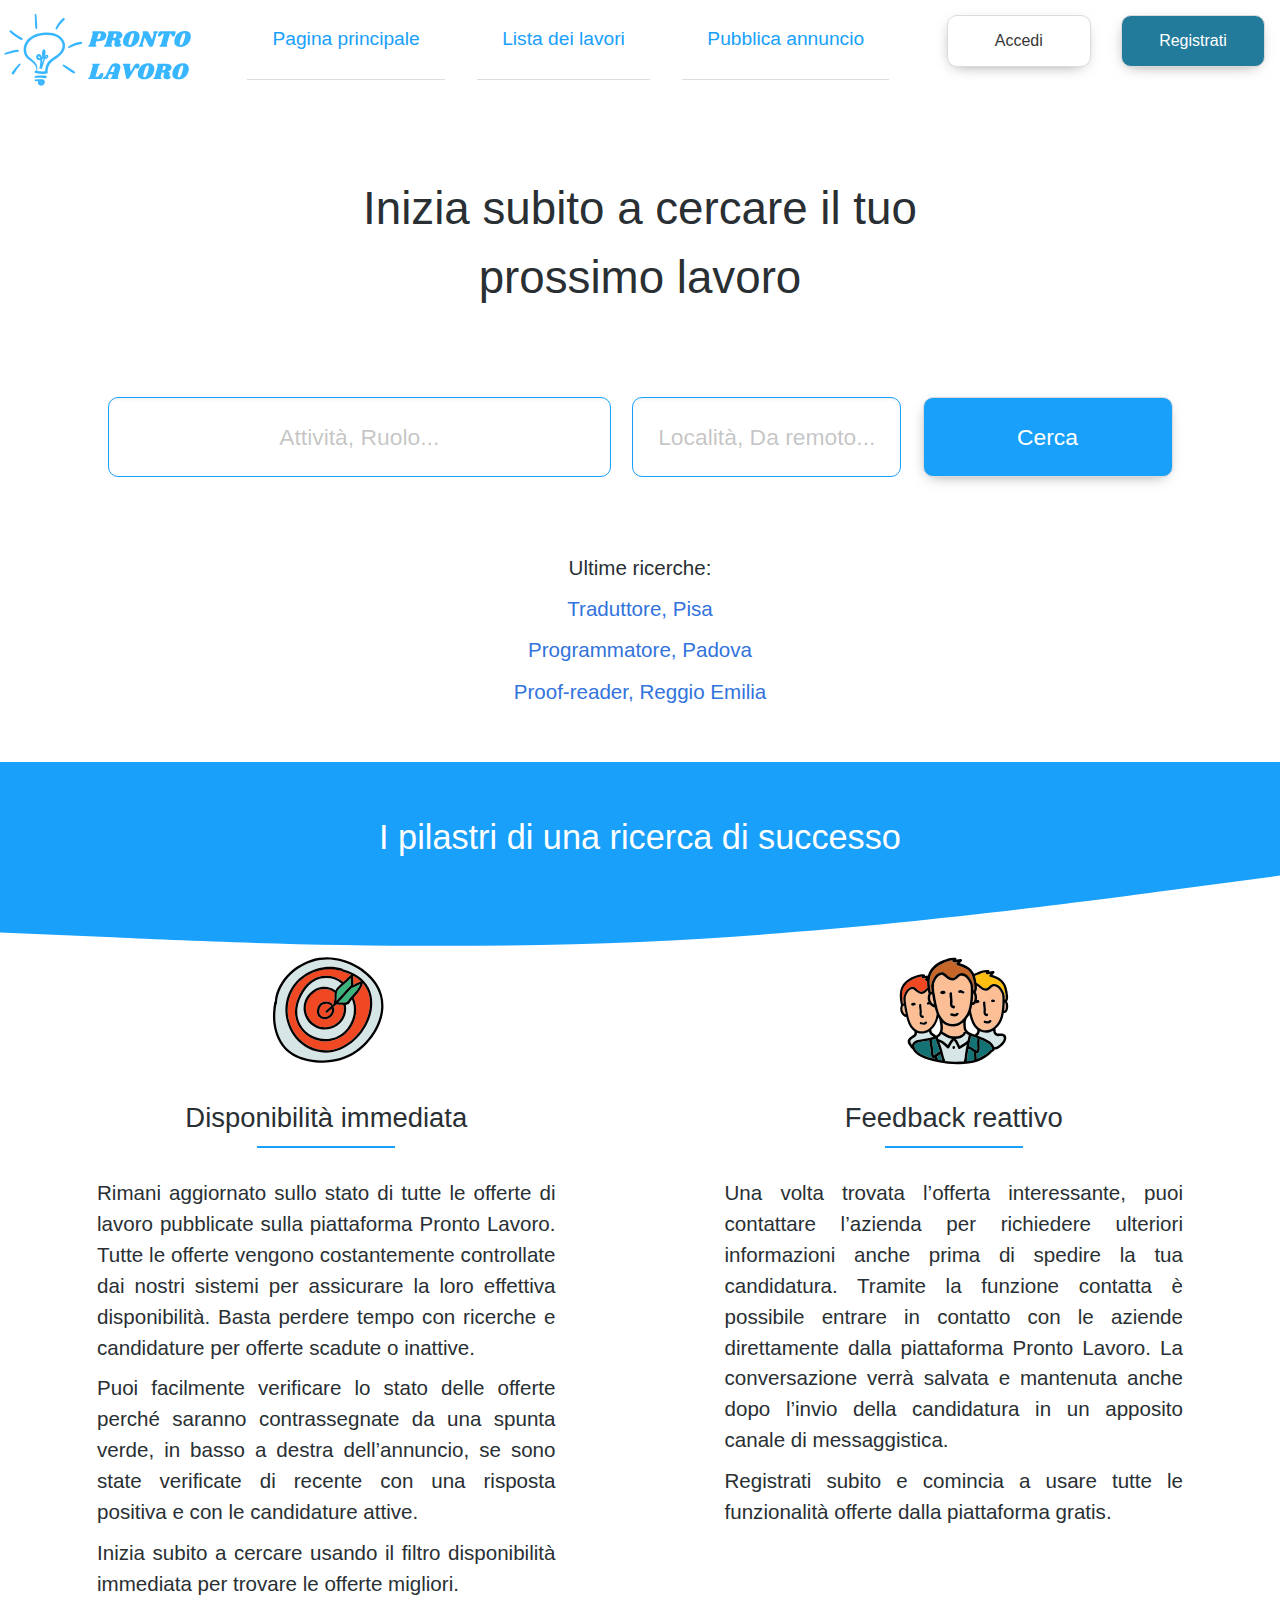
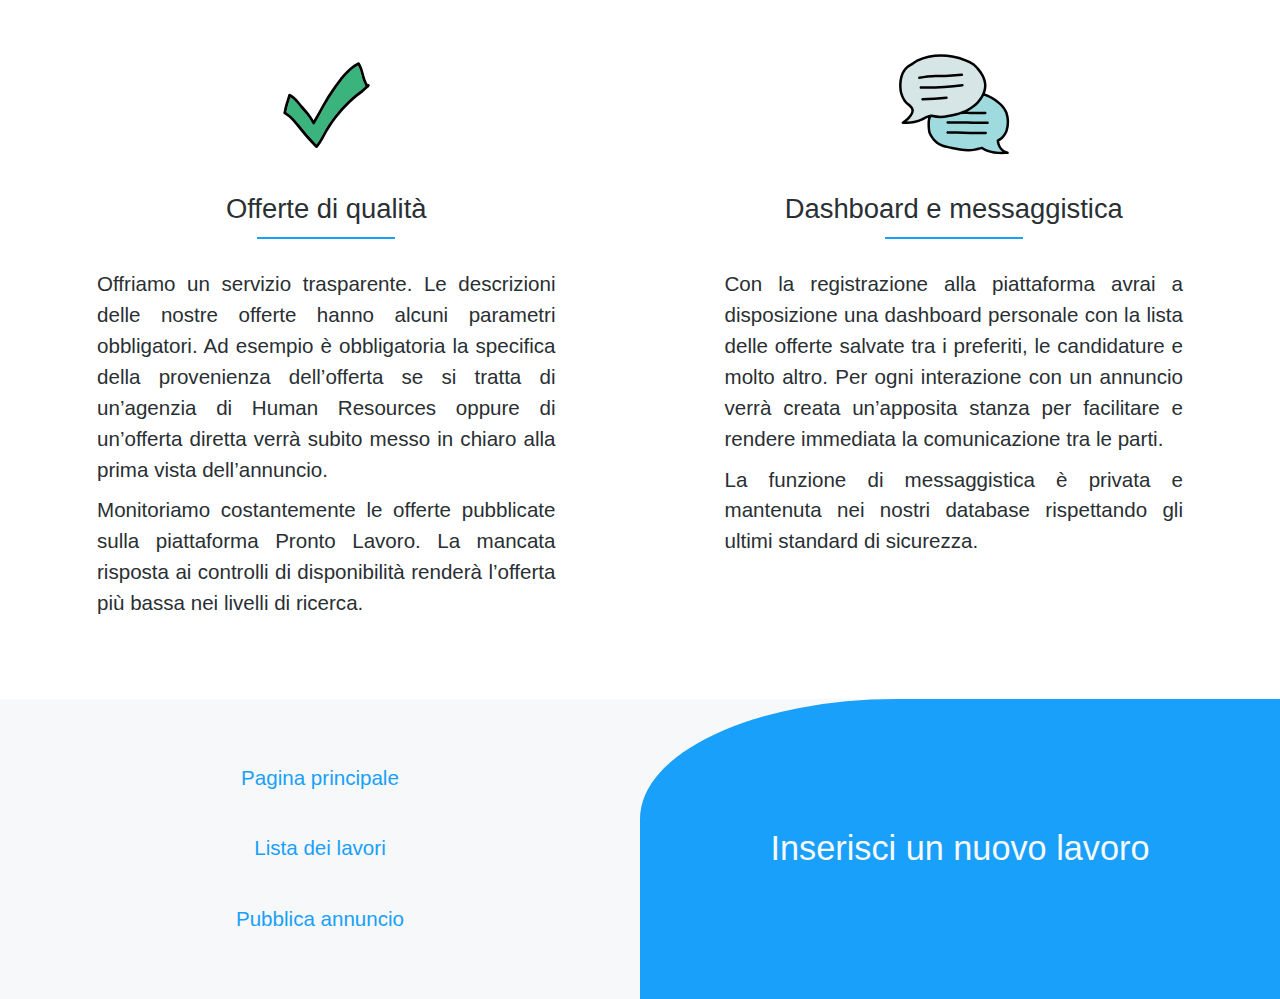
<file: index.html>
<!DOCTYPE html>
<html lang="it">
    <head>
        <meta charset="utf-8" />
        <meta http-equiv="X-UA-Compatible" content="IE=edge" />
        <title>Pronto Lavoro - Piattaforma di ricerca del lavoro</title>
        <meta name="viewport" content="width=device-width, initial-scale=1" />
        <link
            rel="stylesheet"
            type="text/css"
            media="screen"
            href="css/bulma.min.css"
        />
        <link
            rel="stylesheet"
            type="text/css"
            media="screen"
            href="css/header.css"
        />
        <link
            rel="stylesheet"
            type="text/css"
            media="screen"
            href="css/search.css"
        />
        <link
            rel="stylesheet"
            type="text/css"
            media="screen"
            href="css/main.css"
        />
        <link
            rel="stylesheet"
            type="text/css"
            media="screen"
            href="css/footer.css"
        />
        <script src="js/homepage.js"></script>
    </head>
    <body>
        <div class="app">
            <header class="page-header">
                <h1 class="page-title">
                    Sito di ricerca dei lavori disponibili in tempo reale
                </h1>
                <a
                    class="page-logo"
                    href="index.html"
                    title="Torna alla pagina principale"
                >
                    <img
                        class="page-logo__img"
                        src="images/logoProntoLavoro.svg"
                        alt="Logo della piattaforma ProntoLavoro"
                    />
                </a>
                <nav class="page-nav">
                    <h2 class="navigation-heading">Page navigation</h2>
                    <div class="page-nav__elements">
                        <ul class="page-nav__list">
                            <li class="page-nav__item">
                                <a href="index.html" class="page-nav__link"
                                    >Pagina principale</a
                                >
                            </li>
                            <li class="page-nav__item">
                                <a href="jobsearch.html" class="page-nav__link"
                                    >Lista dei lavori</a
                                >
                            </li>
                            <li class="page-nav__item">
                                <a
                                    href="insertnewjob.html"
                                    class="page-nav__link"
                                    >Pubblica annuncio</a
                                >
                            </li>
                        </ul>
                        <div class="buttons-authentication">
                            <button class="btn-login button is-outlined">
                                Accedi
                            </button>
                            <button class="btn-register button">
                                Registrati
                            </button>
                        </div>
                    </div>
                    <div class="hamburger-button">
                        <a
                            class="btn-hamburger navbar-burger"
                            aria-label="Open
                            the
                            menu"
                            tabindex="0"
                            aria-expanded="false"
                        >
                            <span aria-hidden="true"></span>
                            <span aria-hidden="true"></span>
                            <span aria-hidden="true"></span>
                        </a>
                    </div>
                </nav>
            </header>
            <main class="page-content">
                <h2 class="page-hero">
                    Inizia subito a cercare il tuo prossimo lavoro
                </h2>
                <section class="section-job-search">
                    <h3 class="section-heading">Section</h3>
                    <form class="search-form">
                        <input
                            class="search__what input"
                            type="text"
                            name="jobname"
                            placeholder="Attività, Ruolo..."
                            title="Inserisci la professione da cercare"
                        />
                        <input
                            class="search__where input"
                            type="text"
                            name="location"
                            placeholder="Località, Da remoto..."
                            title="Inserisci la località da cercare"
                        />
                        <input
                            type="submit"
                            value="Cerca"
                            class="search__search-btn button"
                        />
                    </form>
                </section>
                <section class="recent-searches">
                    <h3>Ultime ricerche:</h3>
                    <p class="last-search">
                        <a href="jobsearch.html">Traduttore, Pisa</a>
                    </p>
                    <p class="last-search">
                        <a href="jobsearch.html">Programmatore, Padova</a>
                    </p>
                    <p class="last-search">
                        <a href="jobsearch.html">Proof-reader, Reggio Emilia</a>
                    </p>
                </section>
                
                <script async src="https://cse.google.com/cse.js?cx=7da86c0cc28df77c9"></script>
                <div class="gcse-search"></div>
                
                <article class="features-container">
                    <h3 class="features__heading">
                        I pilastri di una ricerca di successo
                    </h3>

                    <article class="features__feature">
                        <header class="features-header">
                            <figure class="features-header__figure">
                                <img
                                    class="features-header__image"
                                    src="images/icons/icons8-goal-50.svg"
                                    alt="Immagine rappresentante la funzionalità: disponibilità immediata"
                                />
                            </figure>
                            <h4 class="features-header__title">
                                Disponibilità immediata
                            </h4>
                        </header>
                        <p class="features__paragraph">
                            Rimani aggiornato sullo stato di tutte le offerte di
                            lavoro pubblicate sulla piattaforma Pronto Lavoro.
                            Tutte le offerte vengono costantemente controllate
                            dai nostri sistemi per assicurare la loro effettiva
                            disponibilità. Basta perdere tempo con ricerche e
                            candidature per offerte scadute o inattive.
                        </p>
                        <p class="features__paragraph">
                            Puoi facilmente verificare lo stato delle offerte
                            perché saranno contrassegnate da una spunta verde,
                            in basso a destra dell’annuncio, se sono state
                            verificate di recente con una risposta positiva e
                            con le candidature attive.
                        </p>
                        <p class="features__paragraph">
                            Inizia subito a cercare usando il filtro
                            disponibilità immediata per trovare le offerte
                            migliori.
                        </p>
                    </article>

                    <article class="features__feature">
                        <header class="features-header">
                            <figure class="features-header__figure">
                                <img
                                    class="features-header__image"
                                    src="images/icons/icons8-people-50.svg"
                                    alt="Immagine rappresentante la funzionalità: feedback reattivo"
                                />
                            </figure>
                            <h4 class="features-header__title">
                                Feedback reattivo
                            </h4>
                        </header>
                        <p class="features__paragraph">
                            Una volta trovata l’offerta interessante, puoi
                            contattare l’azienda per richiedere ulteriori
                            informazioni anche prima di spedire la tua
                            candidatura. Tramite la funzione contatta è
                            possibile entrare in contatto con le aziende
                            direttamente dalla piattaforma Pronto Lavoro. La
                            conversazione verrà salvata e mantenuta anche dopo
                            l’invio della candidatura in un apposito canale di
                            messaggistica.
                        </p>
                        <p class="features__paragraph">
                            Registrati subito e comincia a usare tutte le
                            funzionalità offerte dalla piattaforma gratis.
                        </p>
                    </article>
                    <article class="features__feature">
                        <header class="features-header">
                            <figure class="features-header__figure">
                                <img
                                    class="features-header__image"
                                    src="images/icons/icons8-checkmark-50.svg"
                                    alt="Immagine rappresentante la funzionalità: offerte di qualità"
                                />
                            </figure>
                            <h4 class="features-header__title">
                                Offerte di qualità
                            </h4>
                        </header>
                        <p class="features__paragraph">
                            Offriamo un servizio trasparente. Le descrizioni
                            delle nostre offerte hanno alcuni parametri
                            obbligatori. Ad esempio è obbligatoria la specifica
                            della provenienza dell’offerta se si tratta di
                            un’agenzia di Human Resources oppure di un’offerta
                            diretta verrà subito messo in chiaro alla prima
                            vista dell’annuncio.
                        </p>
                        <p class="features__paragraph">
                            Monitoriamo costantemente le offerte pubblicate
                            sulla piattaforma Pronto Lavoro. La mancata risposta
                            ai controlli di disponibilità renderà l’offerta più
                            bassa nei livelli di ricerca.
                        </p>
                    </article>
                    <article class="features__feature">
                        <header class="features-header">
                            <figure class="features-header__figure">
                                <img
                                    class="features-header__image"
                                    src="images/icons/icons8-messaging-50.svg"
                                    alt="Immagine rappresentante le funzionalità: dashboard e messaggistica"
                                />
                            </figure>
                            <h4 class="features-header__title">
                                Dashboard e messaggistica
                            </h4>
                        </header>
                        <p class="features__paragraph">
                            Con la registrazione alla piattaforma avrai a
                            disposizione una dashboard personale con la lista
                            delle offerte salvate tra i preferiti, le
                            candidature e molto altro. Per ogni interazione con
                            un annuncio verrà creata un’apposita stanza per
                            facilitare e rendere immediata la comunicazione tra
                            le parti.
                        </p>
                        <p class="features__paragraph">
                            La funzione di messaggistica è privata e mantenuta
                            nei nostri database rispettando gli ultimi standard
                            di sicurezza.
                        </p>
                    </article>
                </article>
            </main>
            <footer class="page-footer">
                <nav class="footer-nav">
                    <ul class="footer-nav__list">
                        <li class="footer-nav__item">
                            <a href="index.html" class="page-nav__link"
                                >Pagina principale</a
                            >
                        </li>
                        <li class="footer-nav__item">
                            <a href="jobsearch.html" class="page-nav__link"
                                >Lista dei lavori</a
                            >
                        </li>
                        <li class="footer-nav__item">
                            <a href="insertnewjob.html" class="page-nav__link"
                                >Pubblica annuncio</a
                            >
                        </li>
                    </ul>
                </nav>
                <section class="footer-jobpost">
                    <a class="jobpost__link" href="insertnewjob.html"
                        >Inserisci un nuovo lavoro</a
                    >
                </section>
            </footer>
        </div>
    </body>
</html>
</file>
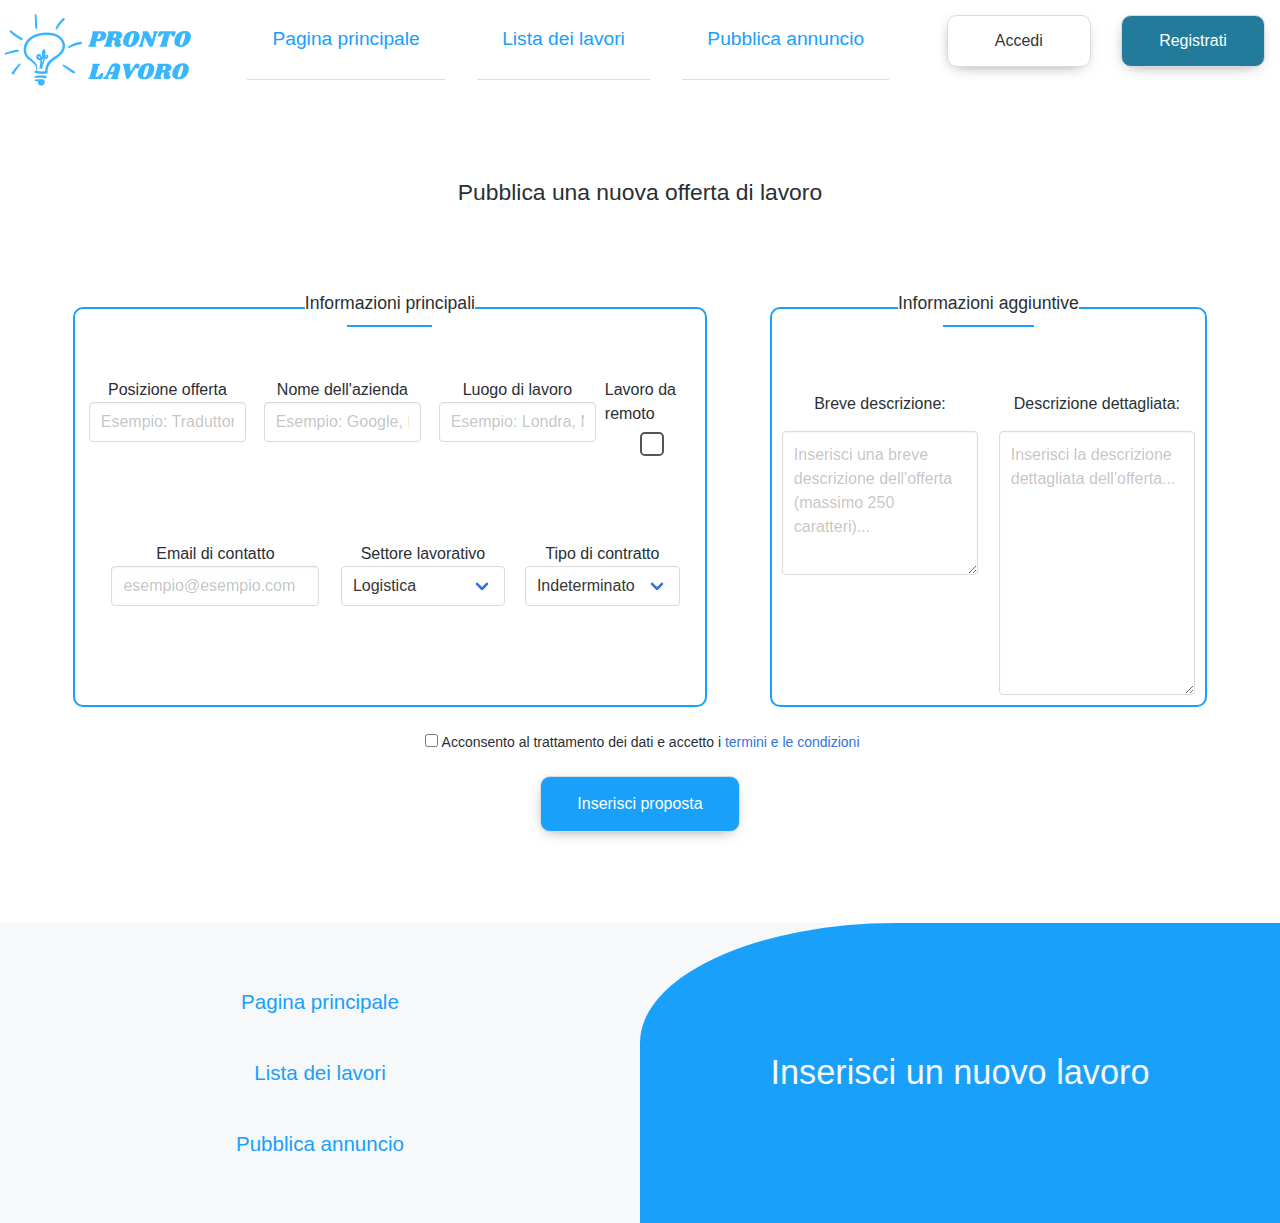
<file: insertnewjob.html>
<!DOCTYPE html>
<html lang="it">
    <head>
        <meta charset="UTF-8" />
        <meta name="viewport" content="width=device-width, initial-scale=1.0" />
        <meta
            name="description"
            content="Piattaforma di ricerca delle offerte di lavoro Pronto Lavoro con funzionalità innovative."
        />
        <title>Pronto Lavoro - Inserisci una nuova proposta lavorativa</title>
        <link
            rel="stylesheet"
            type="text/css"
            media="screen"
            href="css/bulma.min.css"
        />
        <link
            rel="stylesheet"
            type="text/css"
            media="screen"
            href="css/header.css"
        />
        <link
            rel="stylesheet"
            type="text/css"
            media="screen"
            href="css/insertnewjob.css"
        />
        <link
            rel="stylesheet"
            type="text/css"
            media="screen"
            href="css/footer.css"
        />
        <script src="js/navigation.js"></script>
    </head>
    <body>
        <div class="app">
            <header class="page-header">
                <h1 class="page-title">
                    Sito di ricerca dei lavori disponibili in tempo reale
                </h1>
                <a
                    class="page-logo"
                    href="index.html"
                    title="Torna alla pagina principale"
                >
                    <img
                        class="page-logo__img"
                        src="images/logoProntoLavoro.svg"
                        alt="Logo della piattaforma ProntoLavoro"
                    />
                </a>
                <nav class="page-nav">
                    <h2 class="navigation-heading">Page navigation</h2>
                    <div class="page-nav__elements">
                        <ul class="page-nav__list">
                            <li class="page-nav__item">
                                <a href="index.html" class="page-nav__link"
                                    >Pagina principale</a
                                >
                            </li>
                            <li class="page-nav__item">
                                <a href="jobsearch.html" class="page-nav__link"
                                    >Lista dei lavori</a
                                >
                            </li>
                            <li class="page-nav__item">
                                <a
                                    href="insertnewjob.html"
                                    class="page-nav__link"
                                    >Pubblica annuncio</a
                                >
                            </li>
                        </ul>
                        <div class="buttons-authentication">
                            <button class="btn-login button is-outlined">
                                Accedi
                            </button>
                            <button class="btn-register button">
                                Registrati
                            </button>
                        </div>
                    </div>
                    <div class="hamburger-button">
                        <a
                            class="btn-hamburger navbar-burger"
                            aria-label="Open
                            the
                            menu"
                            tabindex="0"
                            aria-expanded="false"
                        >
                            <span aria-hidden="true"></span>
                            <span aria-hidden="true"></span>
                            <span aria-hidden="true"></span>
                        </a>
                    </div>
                </nav>
            </header>
            <main class="page-content">
                <h2 class="page-hero">Pubblica una nuova offerta di lavoro</h2>

                <form class="insert-job">
                    <fieldset class="job__basic-info">
                        <legend class="job-form__title">
                            Informazioni principali
                        </legend>
                        <div class="job__control-form">
                            <div class="control">
                                <label for="job-title">Posizione offerta</label>
                                <input
                                    id="job-title"
                                    class="input"
                                    type="text"
                                    maxlength="40"
                                    placeholder="Esempio: Traduttore, cameriere..."
                                    required
                                />
                            </div>

                            <div class="control">
                                <label for="job-company"
                                    >Nome dell'azienda</label
                                >
                                <input
                                    id="job-company"
                                    class="input"
                                    type="text"
                                    maxlength="40"
                                    placeholder="Esempio: Google, Facebook, DHL..."
                                    required
                                />
                            </div>

                            <div class="control">
                                <label for="job-place">Luogo di lavoro</label>
                                <input
                                    id="job-place"
                                    class="input"
                                    type="text"
                                    maxlength="40"
                                    placeholder="Esempio: Londra, New York..."
                                    required
                                />
                            </div>
                            <div class="remote-job">
                                <label for="remote-job">Lavoro da remoto</label>
                                <input
                                    type="checkbox"
                                    id="remote-job"
                                    name="remote-job"
                                />
                            </div>
                        </div>
                        <div class="job__select-form">
                            <div class="control">
                                <label for="job-contact"
                                    >Email di contatto</label
                                >
                                <input
                                    id="job-contact"
                                    class="input"
                                    type="email"
                                    placeholder="esempio@esempio.com"
                                />
                            </div>
                            <div class="published-type">
                                <label for="offer-type"
                                    >Settore lavorativo</label
                                >
                                <div class="select">
                                    <select name="offer-type" id="offer-type">
                                        <option>Logistica</option>
                                        <option>IT</option>
                                        <option>Risorse Umane</option>
                                        <option>Segreteria</option>
                                        <option>Management</option>
                                        <option>Traduzione</option>
                                        <option>Altro</option>
                                    </select>
                                </div>
                            </div>
                            <div class="published-contract">
                                <label for="contract-type"
                                    >Tipo di contratto</label
                                >
                                <div class="select">
                                    <select
                                        name="contract-type"
                                        id="contract-type"
                                    >
                                        <option>Indeterminato</option>
                                        <option>Determinato</option>
                                        <option>Stage/tirocinio</option>
                                        <option>Freelance</option>
                                        <option>Part-time</option>
                                    </select>
                                </div>
                            </div>
                        </div>
                    </fieldset>

                    <fieldset class="job__detailed-info">
                        <legend class="job-form__title">
                            Informazioni aggiuntive
                        </legend>

                        <div class="info__short-desc">
                            <label for="short-description"
                                >Breve descrizione:</label
                            >
                            <textarea
                                id="short-description"
                                class="textarea"
                                placeholder="Inserisci una breve descrizione dell'offerta (massimo 250 caratteri)..."
                                rows="5"
                                maxlength="250"
                                minlength="10"
                            ></textarea>
                        </div>
                        <div class="info__long-desc">
                            <label for="detailed-description"
                                >Descrizione dettagliata:</label
                            >
                            <textarea
                                id="detailed-description"
                                class="textarea"
                                placeholder="Inserisci la descrizione dettagliata dell'offerta..."
                                rows="10"
                                maxlength="1000"
                                minlength="10"
                            ></textarea>
                        </div>
                    </fieldset>
                    <fieldset class="job__final-details">
                        <label class="terms-conditions checkbox">
                            <input type="checkbox" />
                            Acconsento al trattamento dei dati e accetto i
                            <a href="#">termini e le condizioni</a>
                        </label>
                        <input
                            type="submit"
                            value="Inserisci proposta"
                            class="insertjob-btn button"
                        />
                    </fieldset>
                </form>
            </main>
            <footer class="page-footer">
                <nav class="footer-nav">
                    <ul class="footer-nav__list">
                        <li class="footer-nav__item">
                            <a href="index.html" class="page-nav__link"
                                >Pagina principale</a
                            >
                        </li>
                        <li class="footer-nav__item">
                            <a href="jobsearch.html" class="page-nav__link"
                                >Lista dei lavori</a
                            >
                        </li>
                        <li class="footer-nav__item">
                            <a href="insertnewjob.html" class="page-nav__link"
                                >Pubblica annuncio</a
                            >
                        </li>
                    </ul>
                </nav>
                <section class="footer-jobpost">
                    <a class="jobpost__link" href="insertnewjob.html"
                        >Inserisci un nuovo lavoro</a
                    >
                </section>
            </footer>
        </div>
    </body>
</html>
</file>
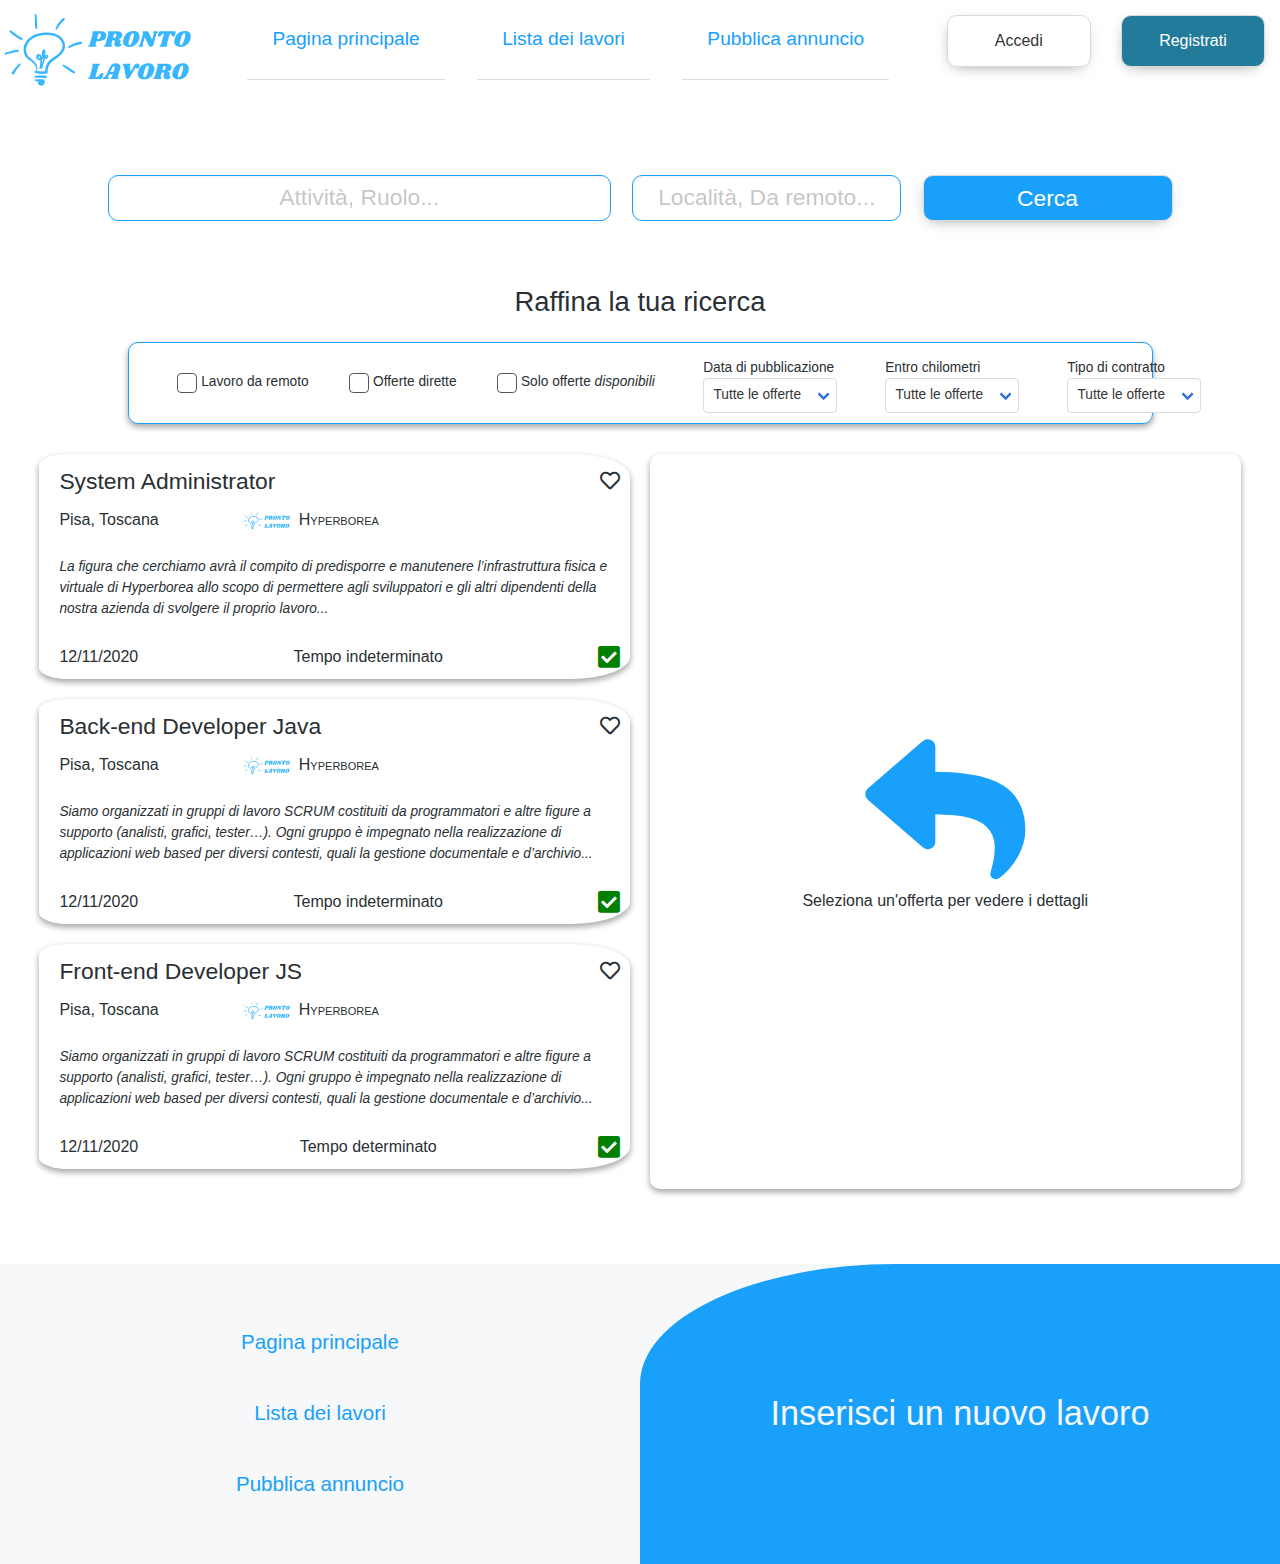
<file: jobsearch.html>
<!DOCTYPE html>
<html lang="it">
    <head>
        <meta charset="UTF-8" />
        <meta name="viewport" content="width=device-width, initial-scale=1.0" />
        <title>Pronto Lavoro - Lista dei lavori</title>
        <link
            rel="stylesheet"
            type="text/css"
            media="screen"
            href="css/bulma.min.css"
        />
        <link
            rel="stylesheet"
            type="text/css"
            media="screen"
            href="css/header.css"
        />
        <link
            rel="stylesheet"
            type="text/css"
            media="screen"
            href="css/search.css"
        />
        <link
            rel="stylesheet"
            type="text/css"
            media="screen"
            href="css/jobsearch.css"
        />
        <link
            rel="stylesheet"
            type="text/css"
            media="screen"
            href="css/footer.css"
        />
        <link rel="stylesheet" type="text/css" href="css/all.min.css" />
        <script src="js/jobsearch.js"></script>
    </head>
    <body>
        <div class="app">
            <header class="page-header">
                <h1 class="page-title">
                    Sito di ricerca dei lavori disponibili in tempo reale
                </h1>
                <a
                    class="page-logo"
                    href="index.html"
                    title="Torna alla pagina principale"
                >
                    <img
                        class="page-logo__img"
                        src="images/logoProntoLavoro.svg"
                        alt="Logo della piattaforma ProntoLavoro"
                    />
                </a>
                <nav class="page-nav">
                    <h2 class="navigation-heading">Page navigation</h2>
                    <div class="page-nav__elements">
                        <ul class="page-nav__list">
                            <li class="page-nav__item">
                                <a href="index.html" class="page-nav__link"
                                    >Pagina principale</a
                                >
                            </li>
                            <li class="page-nav__item">
                                <a href="jobsearch.html" class="page-nav__link"
                                    >Lista dei lavori</a
                                >
                            </li>
                            <li class="page-nav__item">
                                <a
                                    href="insertnewjob.html"
                                    class="page-nav__link"
                                    >Pubblica annuncio</a
                                >
                            </li>
                        </ul>
                        <div class="buttons-authentication">
                            <button class="btn-login button is-outlined">
                                Accedi
                            </button>
                            <button class="btn-register button">
                                Registrati
                            </button>
                        </div>
                    </div>
                    <div class="hamburger-button">
                        <a
                            class="btn-hamburger navbar-burger"
                            aria-label="Open
                        the
                        menu"
                            tabindex="0"
                            aria-expanded="false"
                        >
                            <span aria-hidden="true"></span>
                            <span aria-hidden="true"></span>
                            <span aria-hidden="true"></span>
                        </a>
                    </div>
                </nav>
            </header>
            <main class="page-content">
                <section class="section-job-search">
                    <h3 class="section-heading">Section</h3>
                    <form class="search-form">
                        <input
                            class="search__what input"
                            type="text"
                            name="jobname"
                            placeholder="Attività, Ruolo..."
                        />
                        <input
                            class="search__where input"
                            type="text"
                            name="location"
                            placeholder="Località, Da remoto..."
                        />
                        <input
                            type="submit"
                            value="Cerca"
                            class="search__search-btn button"
                        />
                    </form>
                </section>
                <section class="job-filters">
                    <h2 class="filters__header">Raffina la tua ricerca</h2>
                    <form>
                        <fieldset class="filters">
                            <div class="filters-checkbox">
                                <div class="remote-job">
                                    <input
                                        type="checkbox"
                                        id="remote-job"
                                        name="remote-job"
                                    />
                                    <label for="remote-job"
                                        >Lavoro da remoto</label
                                    >
                                </div>
                                <div class="direct-job">
                                    <input
                                        type="checkbox"
                                        id="direct-job"
                                        name="direct-job"
                                    />
                                    <label for="direct-job"
                                        >Offerte dirette</label
                                    >
                                </div>
                                <div class="active-job">
                                    <input
                                        type="checkbox"
                                        id="active-job"
                                        name="active-job"
                                    />
                                    <label for="active-job"
                                        >Solo offerte
                                        <em>disponibili</em></label
                                    >
                                </div>
                            </div>
                            <div class="filters_selects">
                                <div class="published-date">
                                    <label for="published-within__date"
                                        >Data di pubblicazione</label
                                    >
                                    <div class="select">
                                        <select
                                            name="published-within__date"
                                            id="published-within__date"
                                        >
                                            <option>Tutte le offerte</option>
                                            <option>Ultime 24 ore</option>
                                            <option>Ultimi 3 giorni</option>
                                            <option>Ultimi 7 giorni</option>
                                        </select>
                                    </div>
                                </div>
                                <div class="published-location">
                                    <label for="published-within__location"
                                        >Entro chilometri</label
                                    >
                                    <div class="select">
                                        <select
                                            name="published-within__location"
                                            id="published-within__location"
                                        >
                                            <option>Tutte le offerte</option>
                                            <option>1 chilometro</option>
                                            <option>3 chilometri</option>
                                            <option>5 chilometri</option>
                                            <option>10 chilometri</option>
                                            <option>25 chilometri</option>
                                        </select>
                                    </div>
                                </div>
                                <div class="published-contract">
                                    <label for="published-within__location"
                                        >Tipo di contratto</label
                                    >
                                    <div class="select">
                                        <select
                                            name="contract-type"
                                            id="contract-type"
                                        >
                                            <option>Tutte le offerte</option>
                                            <option>Indeterminato</option>
                                            <option>Determinato</option>
                                            <option>Stage/tirocinio</option>
                                            <option>Freelance</option>
                                            <option>Part-time</option>
                                        </select>
                                    </div>
                                </div>
                            </div>
                        </fieldset>
                    </form>
                </section>
                <section class="job-search-content">
                    <article class="job-listings">
                        <article class="job-listing">
                            <header class="job-listing__header">
                                <h4 class="job-listing__title">
                                    System Administrator
                                </h4>
                                <i
                                    class="job-listing__favorite far fa-heart"
                                ></i>
                            </header>
                            <div class="job-main-info">
                                <p class="job-listing__location">
                                    Pisa, Toscana
                                </p>
                                <div class="job-company-info">
                                    <img
                                        class="job-company-info__logo"
                                        src="images/logoProntoLavoro.svg"
                                        height="50px"
                                        width="50px"
                                        alt="company logo"
                                    />
                                    <p class="job-listing__company">
                                        Hyperborea
                                    </p>
                                </div>
                            </div>

                            <p class="job-listing__description">
                                La figura che cerchiamo avrà il compito di
                                predisporre e manutenere l’infrastruttura fisica
                                e virtuale di Hyperborea allo scopo di
                                permettere agli sviluppatori e gli altri
                                dipendenti della nostra azienda di svolgere il
                                proprio lavoro...
                            </p>
                            <footer class="job-listing__footer">
                                <p class="job-listing__date">12/11/2020</p>
                                <p class="job-listing__contract-type">
                                    Tempo indeterminato
                                </p>
                                <i
                                    class="job-listing__verified fas fa-check-square"
                                ></i>
                            </footer>
                        </article>
                        <article class="job-listing">
                            <header class="job-listing__header">
                                <h4 class="job-listing__title">
                                    Back-end Developer Java
                                </h4>
                                <i
                                    class="job-listing__favorite far fa-heart"
                                ></i>
                            </header>
                            <div class="job-main-info">
                                <p class="job-listing__location">
                                    Pisa, Toscana
                                </p>
                                <div class="job-company-info">
                                    <img
                                        class="job-company-info__logo"
                                        src="images/logoProntoLavoro.svg"
                                        height="50px"
                                        width="50px"
                                        alt="company logo"
                                    />
                                    <p class="job-listing__company">
                                        Hyperborea
                                    </p>
                                </div>
                            </div>

                            <p class="job-listing__description">
                                Siamo organizzati in gruppi di lavoro SCRUM
                                costituiti da programmatori e altre figure a
                                supporto (analisti, grafici, tester…). Ogni
                                gruppo è impegnato nella realizzazione di
                                applicazioni web based per diversi contesti,
                                quali la gestione documentale e d’archivio...
                            </p>
                            <footer class="job-listing__footer">
                                <p class="job-listing__date">12/11/2020</p>
                                <p class="job-listing__contract-type">
                                    Tempo indeterminato
                                </p>
                                <i
                                    class="job-listing__verified fas fa-check-square"
                                ></i>
                            </footer>
                        </article>
                        <article class="job-listing">
                            <header class="job-listing__header">
                                <h4 class="job-listing__title">
                                    Front-end Developer JS
                                </h4>
                                <i
                                    class="job-listing__favorite far fa-heart"
                                ></i>
                            </header>
                            <div class="job-main-info">
                                <p class="job-listing__location">
                                    Pisa, Toscana
                                </p>
                                <div class="job-company-info">
                                    <img
                                        class="job-company-info__logo"
                                        src="images/logoProntoLavoro.svg"
                                        height="50px"
                                        width="50px"
                                        alt="company logo"
                                    />
                                    <p class="job-listing__company">
                                        Hyperborea
                                    </p>
                                </div>
                            </div>

                            <p class="job-listing__description">
                                Siamo organizzati in gruppi di lavoro SCRUM
                                costituiti da programmatori e altre figure a
                                supporto (analisti, grafici, tester…). Ogni
                                gruppo è impegnato nella realizzazione di
                                applicazioni web based per diversi contesti,
                                quali la gestione documentale e d’archivio...
                            </p>
                            <footer class="job-listing__footer">
                                <p class="job-listing__date">12/11/2020</p>
                                <p class="job-listing__contract-type">
                                    Tempo determinato
                                </p>
                                <i
                                    class="job-listing__verified fas fa-check-square"
                                ></i>
                            </footer>
                        </article>
                    </article>
                    <div class="modal" id="openModal">
                        <div class="modal-background"></div>
                        <div class="modal-card">
                            <header class="modal-card-head">
                                <p class="modal-card-title">
                                    System Administrator
                                </p>
                                <button
                                    class="delete"
                                    aria-label="close"
                                ></button>
                            </header>
                            <section class="modal-card-body">
                                <article class="job-details">
                                    <main class="job-detais-info">
                                        <article class="info__main">
                                            <p class="info__location">
                                                Pisa, Toscana
                                            </p>
                                            <div class="job-company-info">
                                                <img
                                                    class="job-company-info__logo"
                                                    src="images/logoProntoLavoro.svg"
                                                    alt="company logo"
                                                    width="50px"
                                                    height="50px"
                                                />
                                                <p class="job-listing__company">
                                                    Hyperborea
                                                </p>
                                            </div>
                                        </article>
                                        <article class="info__description">
                                            <p>
                                                La figura che cerchiamo avrà il
                                                compito di predisporre e
                                                manutenere l’infrastruttura
                                                fisica e virtuale di Hyperborea
                                                allo scopo di permettere agli
                                                sviluppatori e gli altri
                                                dipendenti della nostra azienda
                                                di svolgere il proprio lavoro.
                                                In aggiunta dovrà supportare i
                                                team di sviluppo nel
                                                dispiegamento e manutenzione dei
                                                prodotti Arianna e docLife in
                                                modalità “on premise”.
                                            </p>
                                            <h3 class="info__task">
                                                Responsabilità del Sistemista
                                            </h3>
                                            <ol>
                                                <li>
                                                    si occupa di mantenere
                                                    l’infrastruttura locale:
                                                    routing, firewall, cluster
                                                    di server fisici,
                                                    connettività verso
                                                    l’esterno;
                                                </li>
                                                <li>
                                                    amministra il cluster di
                                                    server mediante sistema di
                                                    virtualizzazione VMWare;
                                                </li>
                                                <li>
                                                    amministra i server virtuali
                                                    Linux di sviluppo e
                                                    produzione;
                                                </li>
                                                <li>
                                                    amministra i servizi e gli
                                                    account in utilizzo (suite
                                                    Microsoft, suite Google,
                                                    suite Jira…);
                                                </li>
                                                <li>
                                                    predispone l’hardware
                                                    installando il sistema
                                                    operativo e tutti i
                                                    componenti software
                                                    necessari all’operatività
                                                    degli utenti;
                                                </li>
                                                <li>
                                                    mantiene la documentazione
                                                    dell’infrastruttura locale e
                                                    della risoluzione dei
                                                    problemi;
                                                </li>
                                                <li>
                                                    supporta gli utenti in caso
                                                    di problemi di natura
                                                    hardware o software
                                                </li>
                                            </ol>
                                            <h3 class="info__task">
                                                Competenze Richieste
                                                (Requirements)
                                            </h3>
                                            <ol>
                                                <li>
                                                    laurea di primo livello in
                                                    informatica o ingegneria
                                                    informatica, con una buona
                                                    capacità di relazione con i
                                                    colleghi ed i clienti ed in
                                                    grado di lavorare
                                                    autonomamente. In
                                                    alternativa è accettabile
                                                    l’assenza di titolo a fronte
                                                    di un’esperienza nel ruolo
                                                    di Sistemista non inferiore
                                                    ai 3 anni:
                                                </li>
                                                <li>
                                                    ottime capacità di
                                                    amministrazione su sistemi
                                                    operativi server Windows e
                                                    Linux;
                                                </li>
                                                <li>
                                                    ottima conoscenza di aspetti
                                                    prettamente sistemistici:
                                                    reti di calcolatori,
                                                    firewall, VPN, web server,
                                                    certificati e protocolli
                                                    sicuri, etc.
                                                </li>
                                                <li>
                                                    buona conoscenza di
                                                    linguaggi di scripting come
                                                    Ruby, Python, Bash;
                                                </li>
                                                <li>
                                                    conoscenza della lingua
                                                    inglese.
                                                </li>
                                            </ol>
                                        </article>
                                    </main>
                                </article>
                            </section>
                            <footer class="modal-card-foot">
                                <button class="btn-apply button">
                                    Candidati
                                </button>
                            </footer>
                        </div>
                    </div>
                    <section class="work-preview">
                        <i class="work-preview__arrow fas fa-reply"></i>
                        Seleziona un'offerta per vedere i dettagli
                    </section>
                </section>
            </main>
            <footer class="page-footer">
                <nav class="footer-nav">
                    <ul class="footer-nav__list">
                        <li class="footer-nav__item">
                            <a href="index.html" class="page-nav__link"
                                >Pagina principale</a
                            >
                        </li>
                        <li class="footer-nav__item">
                            <a href="jobsearch.html" class="page-nav__link"
                                >Lista dei lavori</a
                            >
                        </li>
                        <li class="footer-nav__item">
                            <a href="insertnewjob.html" class="page-nav__link"
                                >Pubblica annuncio</a
                            >
                        </li>
                    </ul>
                </nav>
                <section class="footer-jobpost">
                    <a class="jobpost__link" href="insertnewjob.html"
                        >Inserisci un nuovo lavoro</a
                    >
                </section>
            </footer>
        </div>
    </body>
</html>
</file>
<file: css/header.css>
body {
    text-align: center;
    font-size: 14px;
    margin: 0;
    padding: 0;
    color: #292f33;
    box-sizing: border-box;
    overflow: hidden;
}

.page-title,
.navigation-heading,
.section-heading {
    display: none;
}

.app {
    margin: 0 auto;
}

.page-header {
    display: flex;
    flex-direction: column;
}

.page-header.nav-open {
    position: fixed;
    overflow: hidden;
    z-index: 99;
    width: 100%;
    height: 100vh;
    box-sizing: border-box;
    background-color: #fff;
}

.page-nav {
    font-size: 1.2rem;
}
.page-nav__elements {
    display: none;
}
.page-header.nav-open .page-nav__elements {
    display: flex;
    flex-direction: column;
}

.page-logo {
    display: inline-flex;
    margin: 10px 20px;
    width: 100px;
}

.page-logo__img {
    width: 100px;
    height: 50px;
}

.page-nav__list {
    list-style: none;
    padding: 0;
    margin-bottom: 25px;
}
.page-nav__item {
    padding: 25px;
    border-bottom: 1px solid #dddddd;
}

.page-nav__link {
    text-decoration: none;
    color: #18a0fb;
}

.buttons-authentication {
    display: flex;
    flex-direction: column;
    width: 250px;
    margin: 0 auto;
}

.button {
    border-radius: 10px;
    box-shadow: -1px 4px 16px -8px rgba(0, 0, 0, 0.6);
}

.btn-login,
.btn-register {
    margin: 15px;
    padding: 25px 0px;
}

.btn-login:hover {
    color: #18a0fb;
}

.btn-register:hover {
    color: #f7f7f7c0;
}

.btn-register {
    color: #fff;
    background-color: #237b9cff;
}

.hamburger-button {
    position: absolute;
    right: 0;
    top: 10px;
}

@media only screen and (min-width: 48em) {
    .app {
        display: grid;
        grid-template-columns: 1fr;
        grid-auto-rows: minmax(100px, auto);
        gap: 50px;
        margin: 0 auto;
    }

    .page-header {
        display: grid;
        grid-template-columns: repeat(6, 1fr);
        grid-auto-rows: minmax(100px, auto);
        gap: 10px;
    }
    .page-logo {
        grid-column: 1/1;
        width: 100%;
        margin: 0;
        justify-content: center;
    }
    .page-logo__img {
        width: auto;
        height: auto;
    }

    .page-nav {
        grid-column: 2/7;
    }

    .page-nav__elements {
        display: grid;
        grid-template-columns: repeat(6, 1fr);
        grid-gap: 10px;
        align-items: baseline;
    }

    .page-nav__list {
        display: flex;
        grid-column: 1/5;
        grid-row: 1/1;
        margin: 0;
        justify-content: space-evenly;
    }

    .buttons-authentication {
        flex-direction: row;
        grid-column: 5/7;
        grid-row: 1/1;
        width: 100%;
        align-self: center;
    }
    .btn-login,
    .btn-register {
        flex: 1;
    }
    .hamburger-button {
        display: none;
    }
}
</file>
<file: css/search.css>
.section-job-search {
    display: flex;
    flex-direction: column;
    width: 70%;
    margin: 0 auto;
}

.search-form {
    margin: 25px 0px;
}

.search__what,
.search__where {
    margin-bottom: 25px;
    text-align: center;
    border-radius: 10px;
}

.search__search-btn {
    width: 150px;
    border-radius: 10px;
    background-color: #18a0fb;
    color: #fff;
}

@media only screen and (min-width: 48em) {
    .page-content {
        display: grid;
        grid-template-columns: repeat(12, 1fr);
        grid-gap: 10px;
        font-size: 1.286rem;
    }

    .section-job-search {
        grid-column: 2/12;
        width: 100%;
    }

    .search-form {
        display: flex;
        flex-wrap: wrap;
    }
    .search__what {
        margin-bottom: 20px;
    }
    .search__what,
    .search__where {
        margin-right: 2%;
        height: 2.5em;
        font-size: 1.429rem;
        border-color: #18a0fb;
    }
    .search__what {
        flex: 2;
    }
    .search__where {
        flex: 1;
    }

    .search__search-btn {
        flex: 3;
        height: 2.5em;
        padding: 0;
        font-size: 1.429rem;
        width: 200px;
    }
}
@media only screen and (min-width: 68.75em) {
    .search-form {
        flex-wrap: nowrap;
    }
    .search__what,
    .search__where {
        height: 3.5em;
    }

    .search__search-btn {
        flex: none;
        height: 3.5em;
        width: 250px;
    }
}
</file>
<file: css/main.css>
.page-hero {
    padding: 25px 40px;
    font-size: 1.429rem;
}

.features__heading {
    font-size: 1.286rem;
    color: #fff;
    padding-top: 15px;
    padding-left: 30px;
    padding-right: 30px;
}

.features-container {
    display: flex;
    flex-direction: column;
    margin-top: 30px;
    padding: 0px 25px;
    background-image: url(../images/wave2.svg);
    background-size: cover;
    background-size: 250%;
    background-repeat: no-repeat;
}

.features-header:after {
    content: "";
    display: flex;
    margin: 0 auto;
    width: 30%;
    padding-top: 8px;
    border-bottom: 2px solid #18a0fb;
}

.features-header__figure {
    padding: 15px;
}

.features-header__image {
    width: 65px;
    height: 65px;
}

.features-header__title {
    font-size: 1.143rem;
    font-weight: 500;
}

.features__paragraph {
    font-size: 0.8571rem;
    line-height: 150%;
    text-align: justify;
    padding: 5px 0px;
}

@media only screen and (min-width: 48em) {
    .page-hero {
        grid-column: 4/10;
        font-size: 2.429rem;
        margin: 0 auto;
        padding-top: 25px;
        padding-bottom: 50px;
    }

    .recent-searches {
        grid-column: 5/9;
        line-height: 2;
        padding: 10px 0px;
    }
    .features-container {
        grid-column: 1/13;
        display: grid;
        grid-template-columns: repeat(8, 1fr);
        background-size: auto;
        background-size: 100%;
    }
    .features-container :nth-child(2) {
        grid-column: 1/5;
    }
    .features-container :nth-child(3) {
        grid-column: 5/9;
    }
    .features-container :nth-child(4) {
        grid-column: 1/5;
    }
    .features-container :nth-child(5) {
        grid-column: 5/9;
    }

    .features__heading {
        grid-column: 1/9;
        font-size: 2.143rem;
        padding: 50px 0px;
    }
    .features__feature {
        margin: 0em 2em;
    }
    .features-header {
        padding-bottom: 25px;
    }
    .features-header__image {
        width: 80px;
        height: 80px;
    }

    .features-header__title {
        font-size: 1.429rem;
    }

    .features__paragraph {
        font-size: 1.143rem;
    }
}

@media only screen and (min-width: 68.75em) {
    .page-hero {
        font-size: 2.857rem;
        margin: 0 auto;
        padding-top: 25px;
        padding-bottom: 50px;
    }

    .features-container {
        gap: 25px;
    }
    .features__feature {
        margin: 0em 3.5em;
    }
    .features-header__image {
        width: 120px;
        height: 120px;
    }

    .features-header__title {
        font-size: 1.714rem;
    }

    .features__paragraph {
        font-size: 1.286rem;
    }
}
</file>
<file: css/footer.css>
.page-footer {
    margin-top: 25px;
    background-color: #f6f8f9;
    height: 250px;
    display: flex;
    align-items: center;
}

.footer-nav {
    flex: 1;
}
.footer-nav__item {
    padding: 20px 0px;
}
.footer-jobpost {
    display: none;
}

@media only screen and (min-width: 48em) {
    .page-footer {
        height: 300px;
        font-size: 1.286rem;
    }

    .footer-nav__list {
        flex-direction: column;
    }

    .footer-nav__item {
        padding: 20px 0px;
    }

    .jobpost__link {
        display: flex;
        justify-content: center;
        align-items: center;
        font-size: 1.714rem;
        background-color: #18a0fb;
        width: 100%;
        border-radius: 40% 0% 0% 0%;
        color: #f6f8f9;
    }
    .footer-jobpost {
        display: flex;
        flex: 1;
        height: 100%;
    }
}
@media only screen and (min-width: 68.75em) {
    .jobpost__link {
        font-size: 2.143rem;
    }
}
</file>
<file: css/insertnewjob.css>
.page-hero {
    padding: 25px 40px;
    font-size: 1.429rem;
}

.insert-job {
    padding: 10px;
    display: flex;
    flex-direction: column;
    text-align: left;
}
.job__basic-info label {
    display: inline-flex;
    width: 135px;
}

.job__basic-info {
    display: flex;
    flex-direction: column;
    align-items: center;
    padding-bottom: 20px;
    border-radius: 10px;
    border: 2px solid #18a0fb;
    padding: 5px;
}

.job-form__title {
    margin: 0 auto;
    font-size: 1.1rem;
    padding: 20px 0px;
}

.job-form__title:after {
    content: "";
    display: flex;
    margin: 0 auto;
    width: 50%;
    padding-top: 8px;
    border-bottom: 2px solid #18a0fb;
}

.control {
    display: flex;
    padding-bottom: 10px;
    align-items: center;
}

.control,
fieldset {
    margin: 6px 0;
}

.remote-job {
    font-size: 1rem;
    margin-bottom: 40px;
}

.control input {
    width: 90%;
}

.published-type,
.published-contract {
    font-size: 1rem;
    padding-bottom: 20px;
    display: flex;
    align-items: center;
}

.job__detailed-info {
    font-size: 1rem;
    padding: 10px;
    text-align: left;
    border-radius: 10px;
    border: 2px solid #18a0fb;
}
.job__detailed-info label {
    display: inline-flex;
    padding: 15px 0px;
}

.insertjob-btn {
    margin-top: 20px;
    width: 200px;
    align-self: center;
    border-radius: 10px;
    background-color: #18a0fb;
    color: #fff;
    height: 3em;
}
/*too verbose, to be put inside a separate css module */
.job__basic-info input[type="checkbox"] {
    -moz-appearance: none;
    -webkit-appearance: none;
    appearance: none;
    vertical-align: middle;
    outline: none;
    font-size: inherit;
    width: 1.5em;
    height: 1.5em;
    background: white;
    border-radius: 20%;
    border: 0.125em solid #555;
    position: relative;
}

.job__basic-info input[type="checkbox"] + label {
    cursor: pointer;
}

.job__basic-info input[type="checkbox"]:checked {
    background: #18a0fb;
}

.job__basic-info input[type="checkbox"]:checked:after {
    content: "✔";
    color: white;
    position: absolute;
    font-size: 150%;
    left: 0.0625em;
    top: -0.25em;
}
.terms-conditions {
    margin: 15px 0px 5px 5px;
}

@media only screen and (min-width: 48em) {
    .job-form__title {
        padding: 40px 0px;
    }
    .job__basic-info {
        margin-left: 5%;
        margin-right: 5%;
        flex-direction: row;
        justify-content: space-evenly;
    }
    .job__detailed-info {
        margin-left: 5%;
        margin-right: 5%;
        display: flex;
    }

    .job__select-form {
        height: 100%;
        display: flex;
        flex-direction: column;
        justify-content: flex-start;
    }

    .info__short-desc {
        flex: 1;
        margin-right: 5%;
    }
    .info__long-desc {
        flex: 1;
    }

    .job__control-form {
        text-align: left;
    }
    .insertjob-btn {
        height: 3.5em;
    }
    .terms-conditions {
        text-align: center;
    }
}

@media only screen and (min-width: 68.75em) {
    .control {
        display: flex;
        flex-direction: column;
    }
    .job__basic-info {
        flex-direction: column;
        flex: 3;
    }
    .job__basic-info label {
        width: auto;
    }
    .job__detailed-info {
        flex: 2;
        margin-left: 0;
    }
    .job__control-form {
        display: flex;
        justify-content: flex-start;
        flex: 1;
        align-items: baseline;
    }

    .remote-job {
        display: flex;
        flex-direction: column;
        align-items: center;
    }
    #remote-job {
        margin-top: 6px;
    }

    .job__select-form {
        display: flex;
        flex-direction: row;
        align-items: baseline;
        flex: 1;
        margin-left: 10px;
    }
    .job__final-details {
        display: flex;
        flex-direction: column;
        width: 100%;
        justify-content: center;
    }

    .published-type,
    .published-contract {
        flex-direction: column;
        margin: 0px 10px;
    }

    .insert-job {
        flex-direction: row;
        flex-wrap: wrap;
    }
    .info__long-desc,
    .info__short-desc {
        text-align: center;
    }
}
</file>
<file: css/jobsearch.css>
.work-preview--empty {
    display: none;
}

.filters__header {
    font-size: 1.714rem;
}

.filters {
    margin: 20px;
    display: flex;
    flex-direction: column;
    align-items: center;
    border: 1px solid #18a0fb;
    border-radius: 10px;
    box-shadow: 0 3px 6px rgba(0, 0, 0, 0.16), 0 3px 6px rgba(0, 0, 0, 0.23);
    font-size: 0.8571rem;
}

.filters-checkbox {
    display: flex;
    flex-direction: column;
    align-items: baseline;
}
.remote-job,
.direct-job,
.active-job {
    padding: 10px 0px;
}

.filters_selects {
    display: flex;
    flex-direction: column;
    align-items: flex-start;
}

.published-date,
.published-location,
.published-contract {
    padding: 10px 0px;
}

.filters_selects label {
    width: 140px;
    display: inline-flex;
    padding-top: 5px;
}

.filters input[type="checkbox"] {
    -moz-appearance: none;
    -webkit-appearance: none;
    appearance: none;
    vertical-align: middle;
    outline: none;
    font-size: inherit;
    width: 1.5em;
    height: 1.5em;
    background: white;
    border-radius: 20%;
    border: 0.125em solid #555;
    position: relative;
}

.filters input[type="checkbox"] + label {
    cursor: pointer;
}

.filters input[type="checkbox"]:checked {
    background: #18a0fb;
}

.filters input[type="checkbox"]:checked:after {
    content: "✔";
    color: white;
    position: absolute;
    font-size: 150%;
    left: 0.0625em;
    top: -0.25em;
}

.job-listings {
    display: flex;
    flex-direction: column;
}

.job-listing {
    font-size: 0.8571rem;
    cursor: pointer;
    border-radius: 5% 10% 10% 5%;
    height: 215px;
    display: flex;
    flex-direction: column;
    align-items: flex-start;
    padding: 10px 20px 5px 20px;
    margin-bottom: 20px;
    box-shadow: 0 3px 6px rgba(0, 0, 0, 0.16), 0 3px 6px rgba(0, 0, 0, 0.23);
}

.job-listing__header {
    display: flex;
    width: 100%;
    justify-content: space-between;
    align-items: center;
    margin-bottom: 10px;
}

.job-listing__title {
    font-size: 1.143rem;
}

.job-listing__location {
    margin-right: 15%;
}

.job-listing__favorite {
    font-size: 20px;
}
.is-red {
    color: red;
}
.job-main-info {
    display: flex;
    width: 100%;
}

.job-company-info {
    display: flex;
    justify-content: center;
}

.job-company-info__logo {
    margin-right: 6px;
}

.job-listing__company {
    font-variant: small-caps;
}

.job-listing__description {
    display: inline-flex;
    align-items: center;
    flex: 1;
    text-align: left;
    font-style: italic;
    font-size: 0.8571rem;
}

.job-listing__footer {
    display: flex;
    flex-direction: row;
    width: 100%;
    justify-content: space-between;
    align-items: flex-end;
}
.job-listing__verified {
    font-size: 20px;
    color: green;
}

.work-preview {
    display: none;
}

.info__main {
    display: flex;
    justify-content: space-between;
    padding-bottom: 10px;
}

.info__description {
    text-align: justify;
    padding: 15px;
}

.info__description ol {
    padding-left: 5px;
}

.info__description li {
    padding-bottom: 4px;
}

.info__task {
    padding: 10px;
    font-weight: 600;
}

.modal-card-foot {
    display: flex;
    justify-content: center;
}

.btn-apply {
    background-color: #ffa500;
    color: #f2f2f2;
    padding: 25px;
}

@media only screen and (min-width: 48em) {
    .search__what,
    .search__where,
    .search__search-btn {
        height: 2em;
    }

    .job-filters {
        grid-column: 2/12;
    }

    .job-search-content {
        grid-column: 1/13;
        display: grid;
        grid-template-columns: 0.2fr 1fr 1fr 1fr 0.1fr 1fr 1fr 1fr 0.2fr;
    }

    .filters {
        flex-direction: row;
        justify-content: space-evenly;
    }

    .remote-job,
    .direct-job,
    .active-job {
        padding: 20px 0px;
    }

    .filters_selects {
        flex-direction: column;
    }

    .published-date,
    .published-location,
    .published-contract {
        display: flex;
        flex-direction: column;
        padding-right: 10%;
    }

    .job-listings {
        grid-column: 2/5;
        display: flex;
        flex-direction: column;
    }

    .job-listing {
        cursor: pointer;
        border-radius: 5% 10% 10% 5%;
        height: 225px;
        display: flex;
        flex-direction: column;
        align-items: flex-start;
        padding: 10px 10px 0px 20px;
        font-size: 1rem;

        box-shadow: 0 3px 6px rgba(0, 0, 0, 0.16), 0 3px 6px rgba(0, 0, 0, 0.23);
    }

    .job-listing:hover {
        background-color: #f2f2f2;
    }

    .job-listing__header {
        display: flex;
        width: 100%;
        justify-content: space-between;
        align-items: center;
    }

    .job-listing__title {
        font-size: 1.429rem;
    }

    .job-listing__favorite {
        font-size: 20px;
    }
    .job-listing__favorite:hover {
        color: red;
    }

    .job-main-info {
        display: flex;
    }

    .job-company-info {
        display: flex;
    }

    .job-listing__description {
        text-align: left;
        font-style: italic;
        font-size: 0.8571rem;
    }

    .job-listing__footer {
        display: flex;
        flex-direction: row;
        width: 100%;
        justify-content: space-between;
        align-items: flex-end;
        margin-bottom: 10px;
    }
    .job-listing__verified {
        font-size: 25px;
        color: green;
    }

    .work-preview {
        grid-column: 6/9;
        display: flex;
        flex-direction: column;
        justify-content: center;
        box-shadow: 0 3px 6px rgba(0, 0, 0, 0.16), 0 3px 6px rgba(0, 0, 0, 0.23);
        border-radius: 10px;
        padding: 25px;
    }
    .job-details__title {
        font-size: 1.4rem;
    }

    .work-preview {
        font-size: 0.8571rem;
    }

    .work-preview__arrow {
        font-size: 10em;
        color: #18a0fb;
    }
    .info__main {
        padding: 20px 20px;
    }
}
@media only screen and (min-width: 68.75em) {
    .jobpost__link {
        font-size: 2.143rem;
    }
    .filters_selects {
        flex-direction: row;
    }
    .filters-checkbox {
        flex-direction: row;
    }
    .remote-job,
    .direct-job,
    .active-job {
        padding: 20px 20px;
    }
    .work-preview {
        font-size: 1rem;
    }
}
</file>
